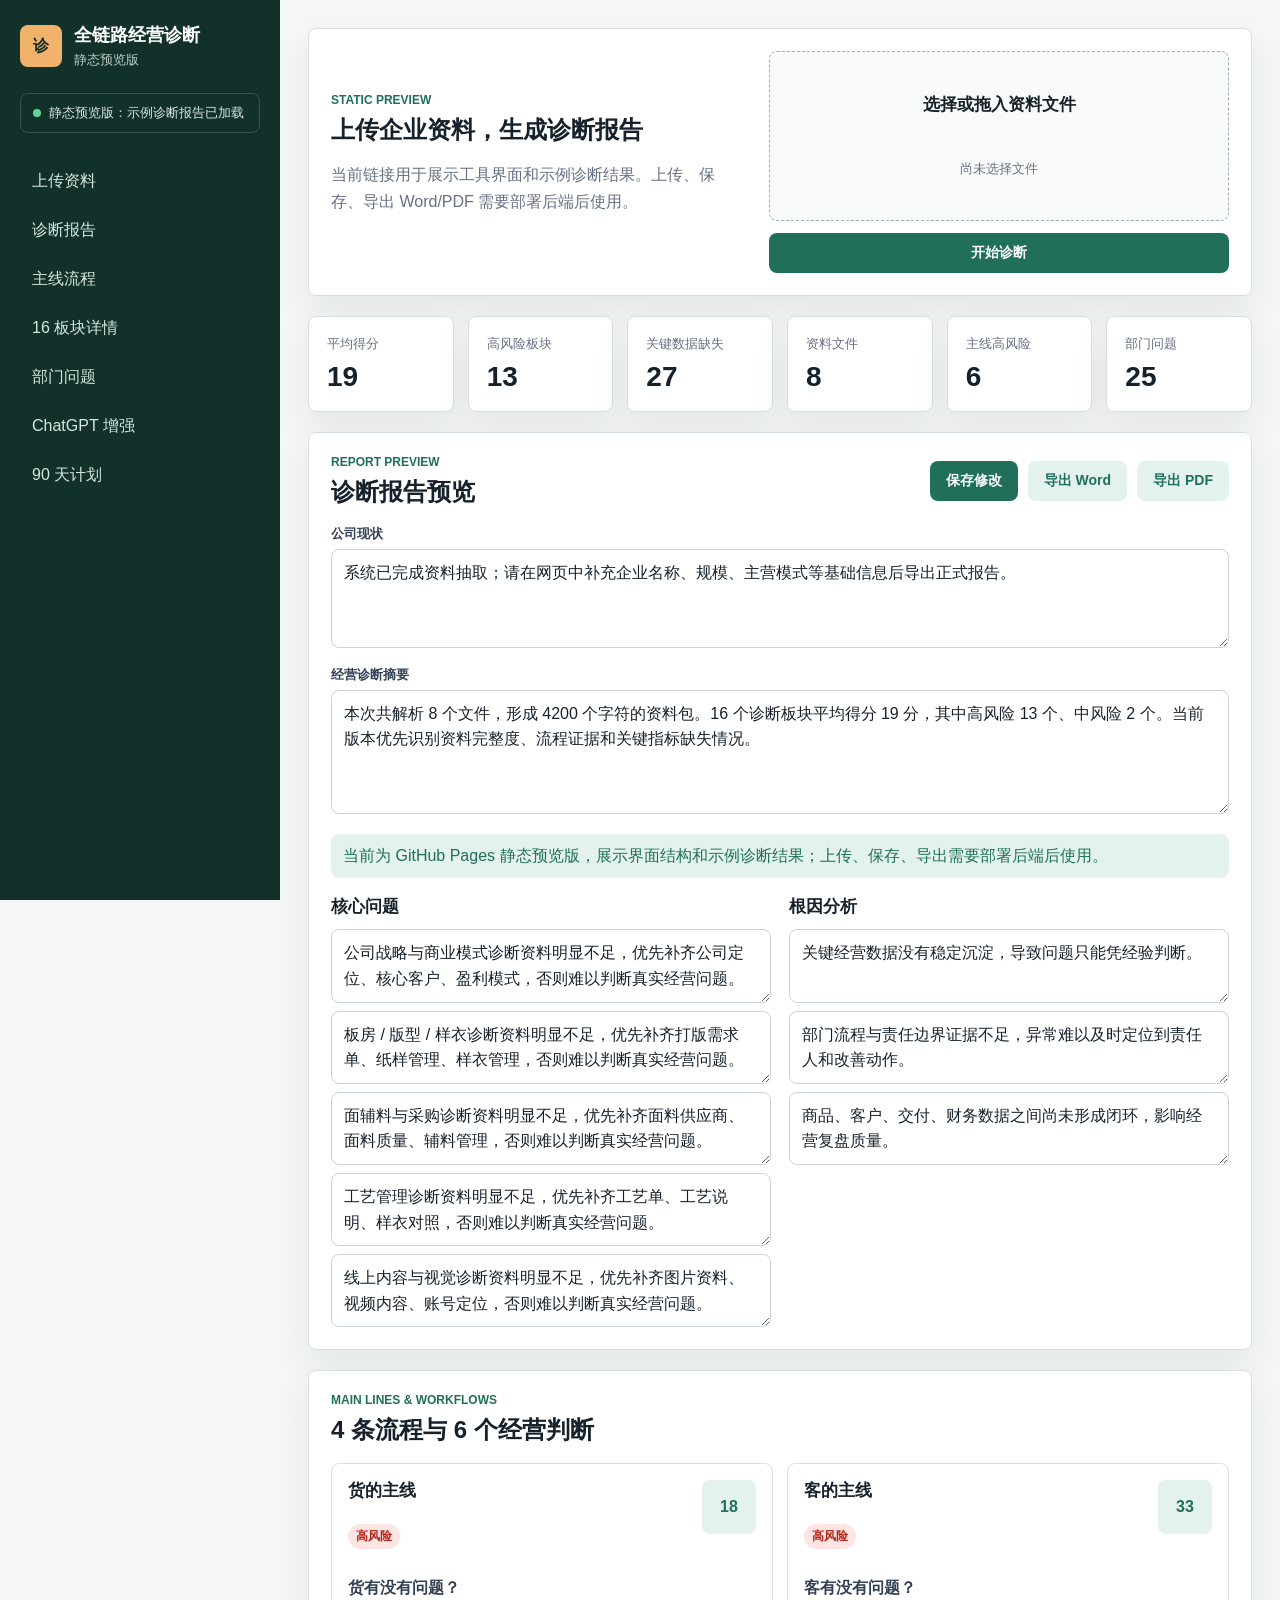
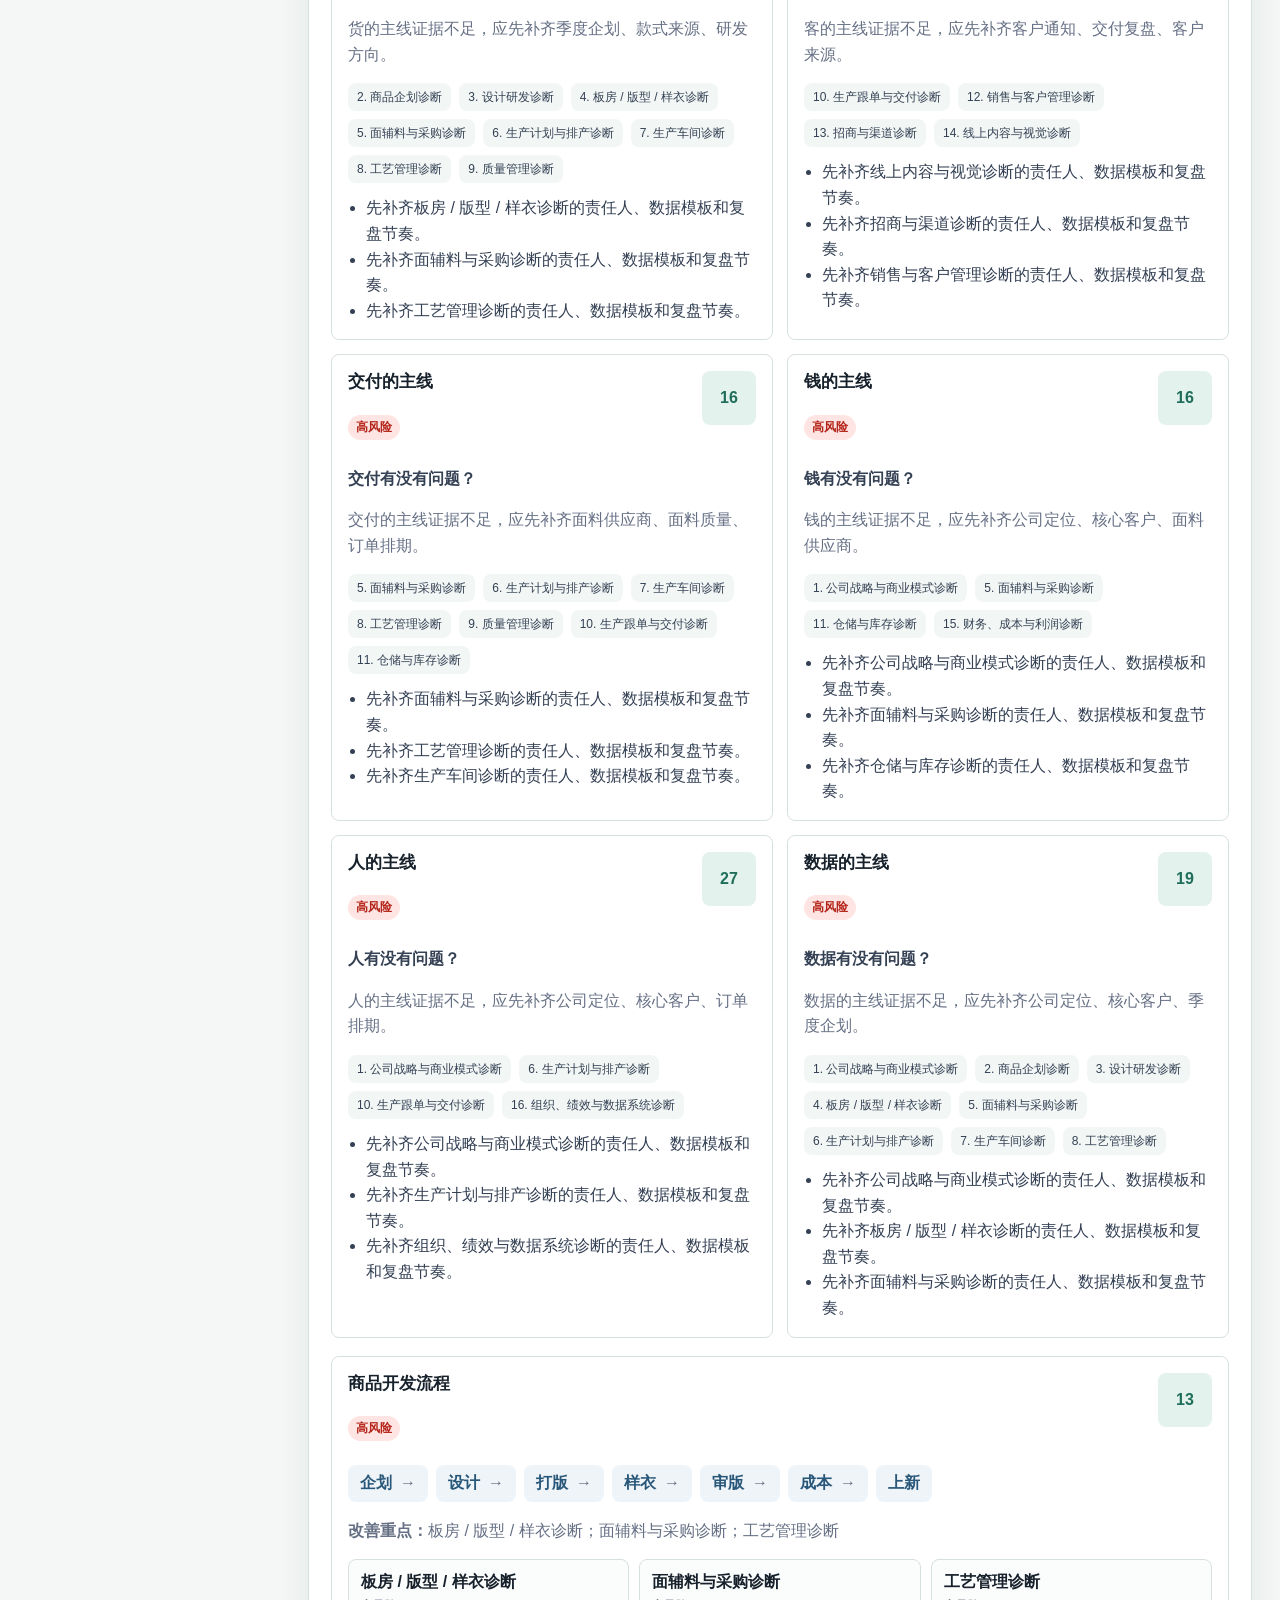
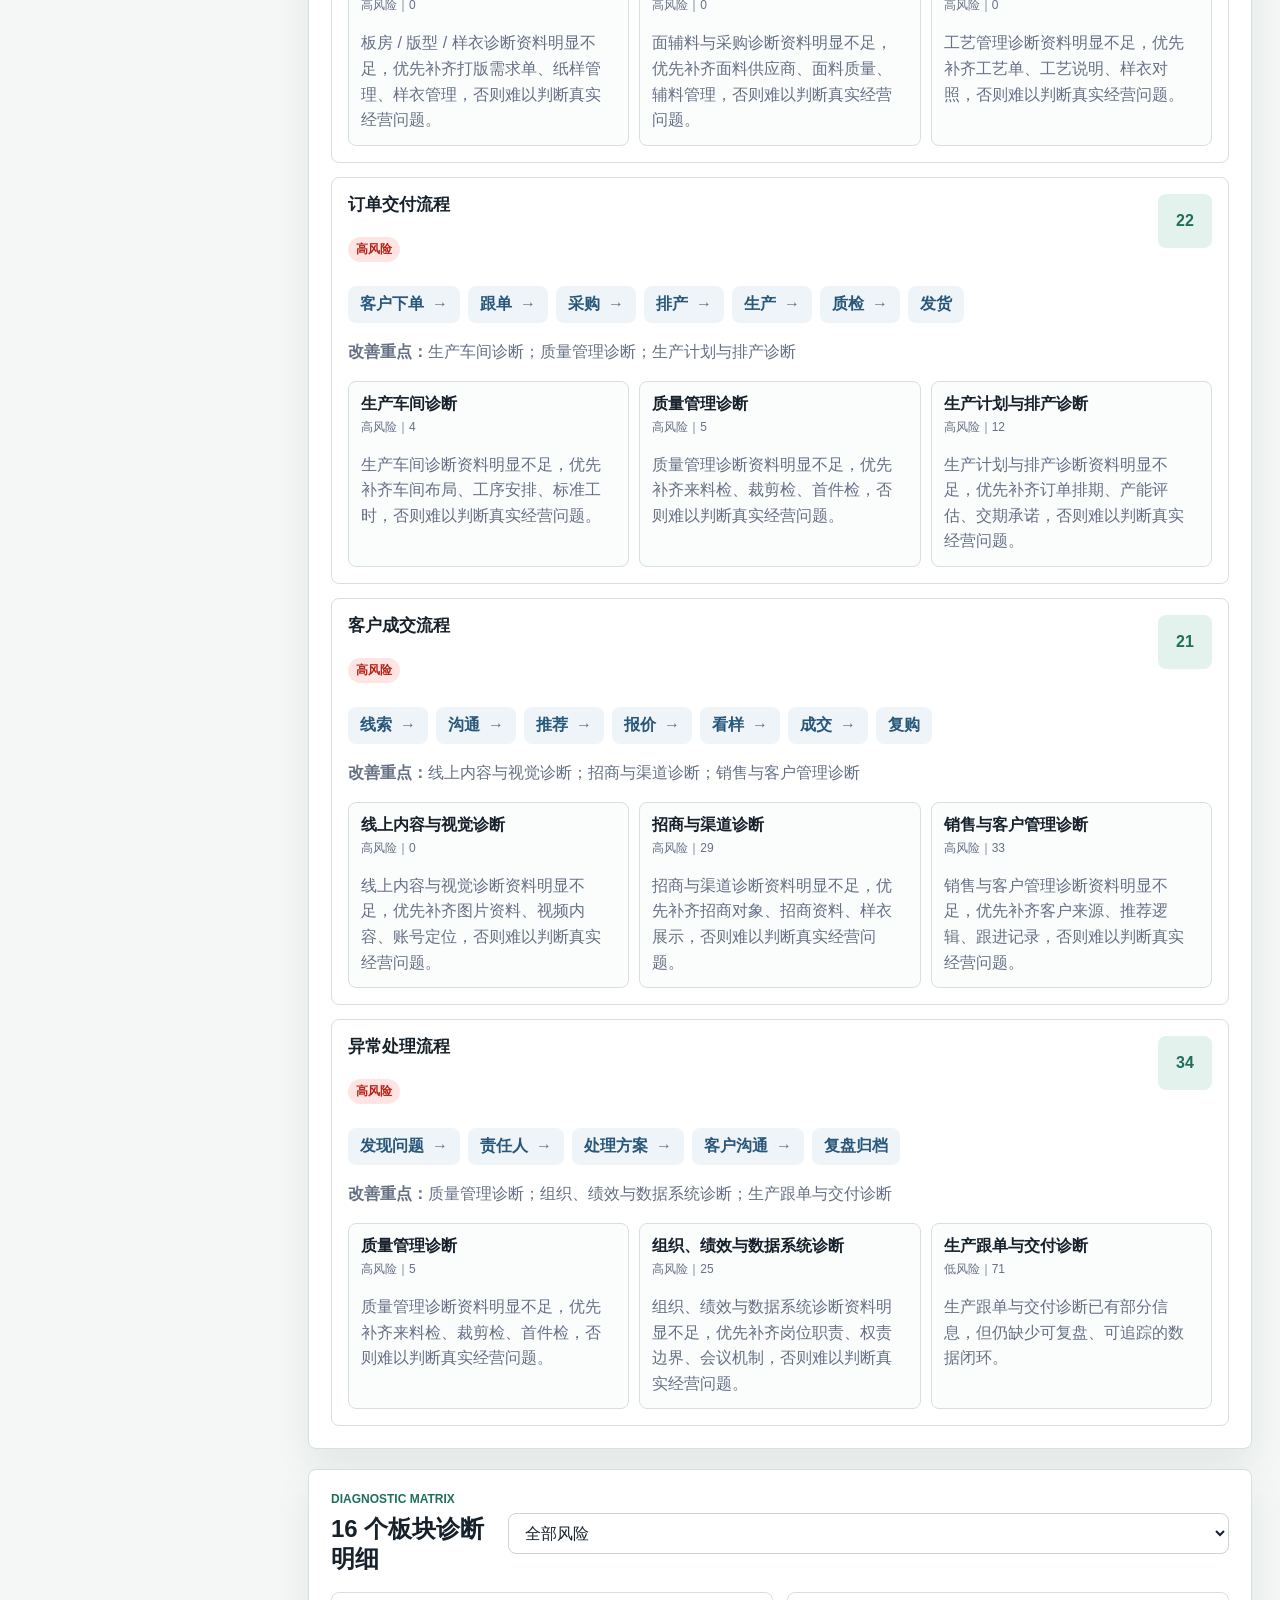
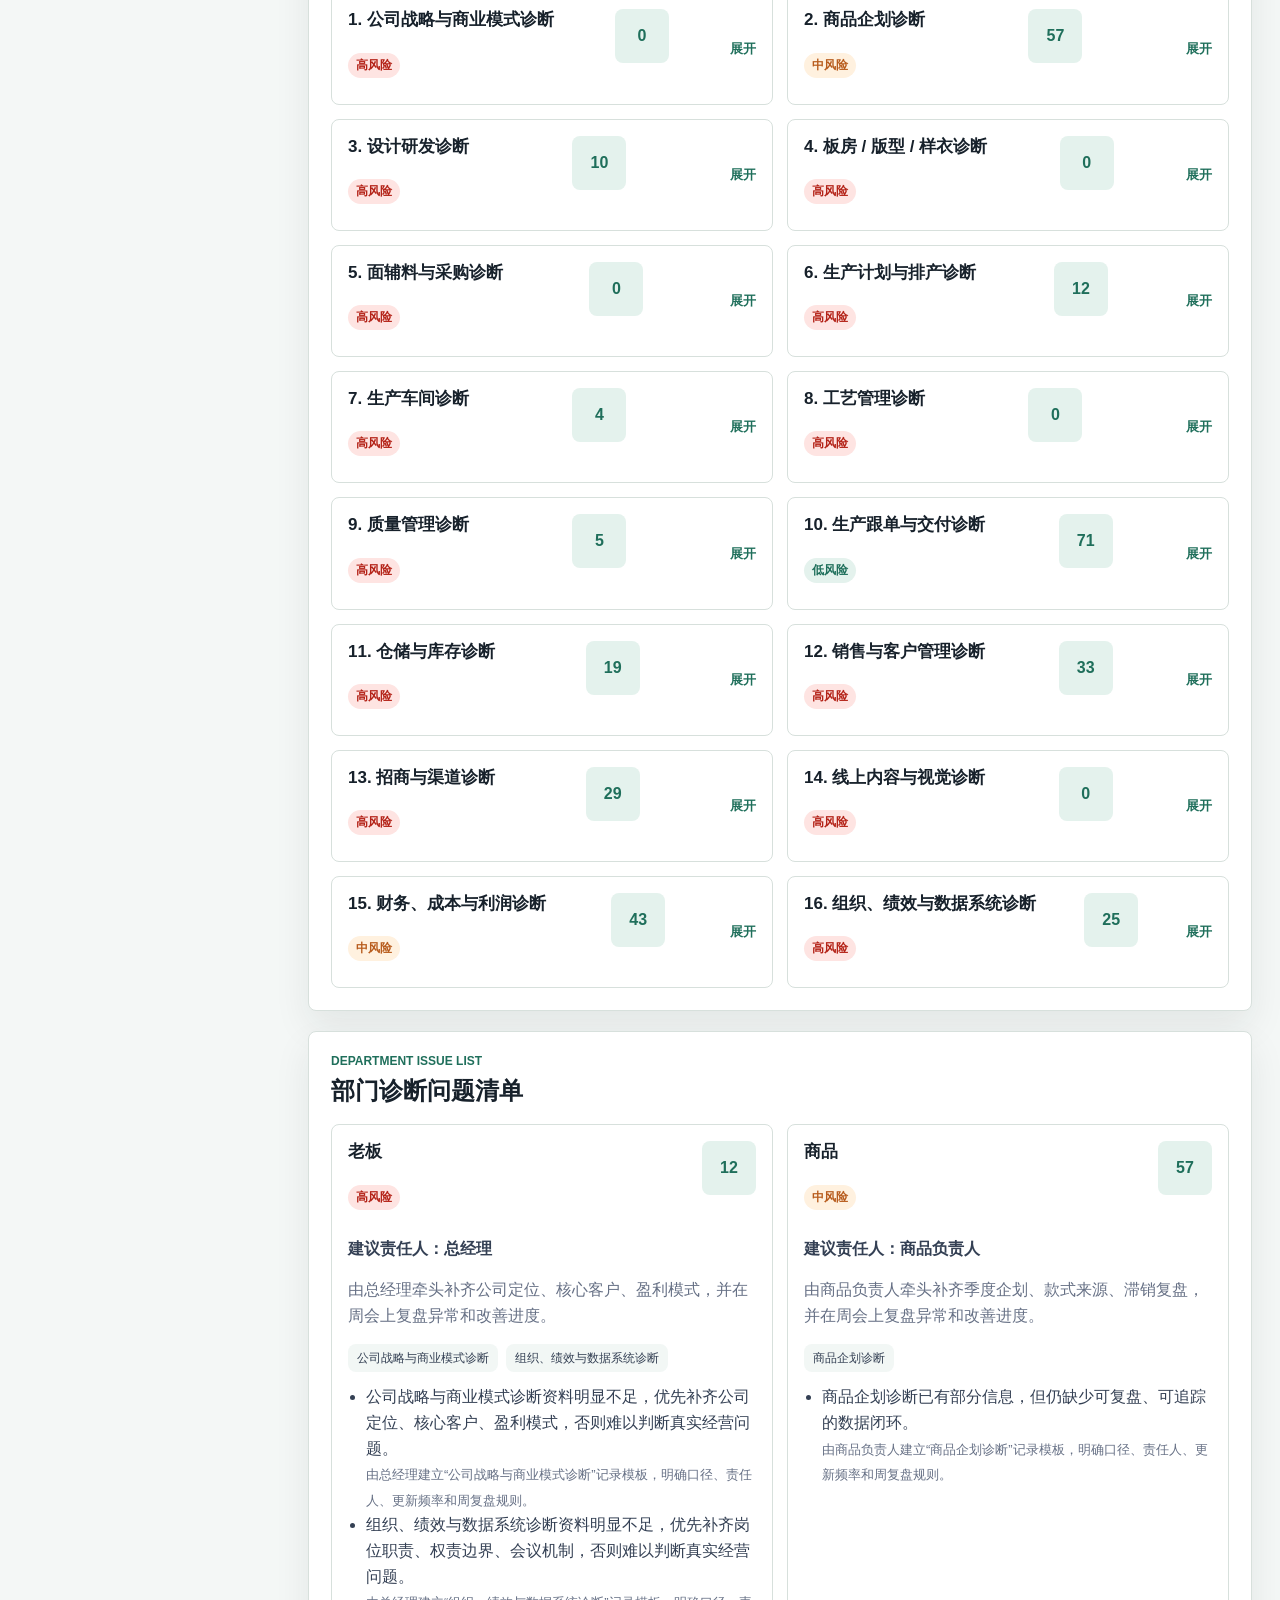
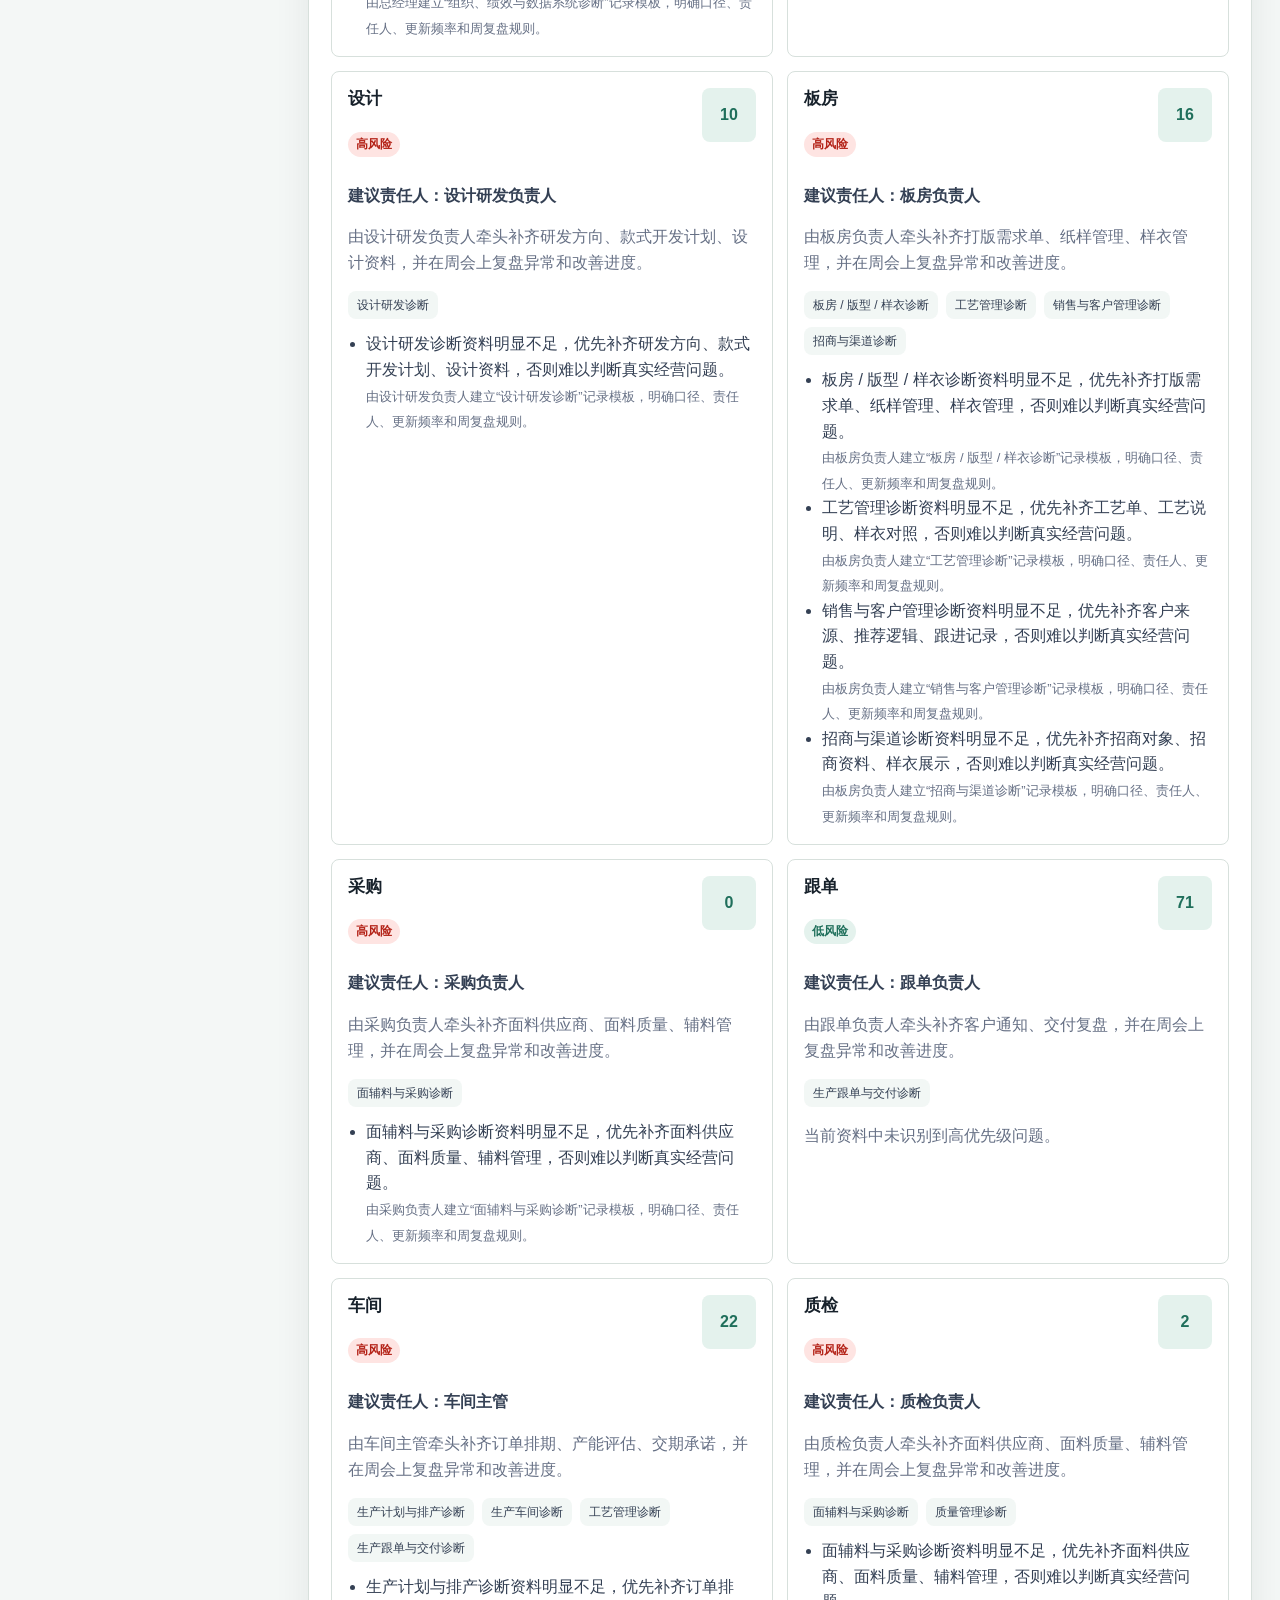
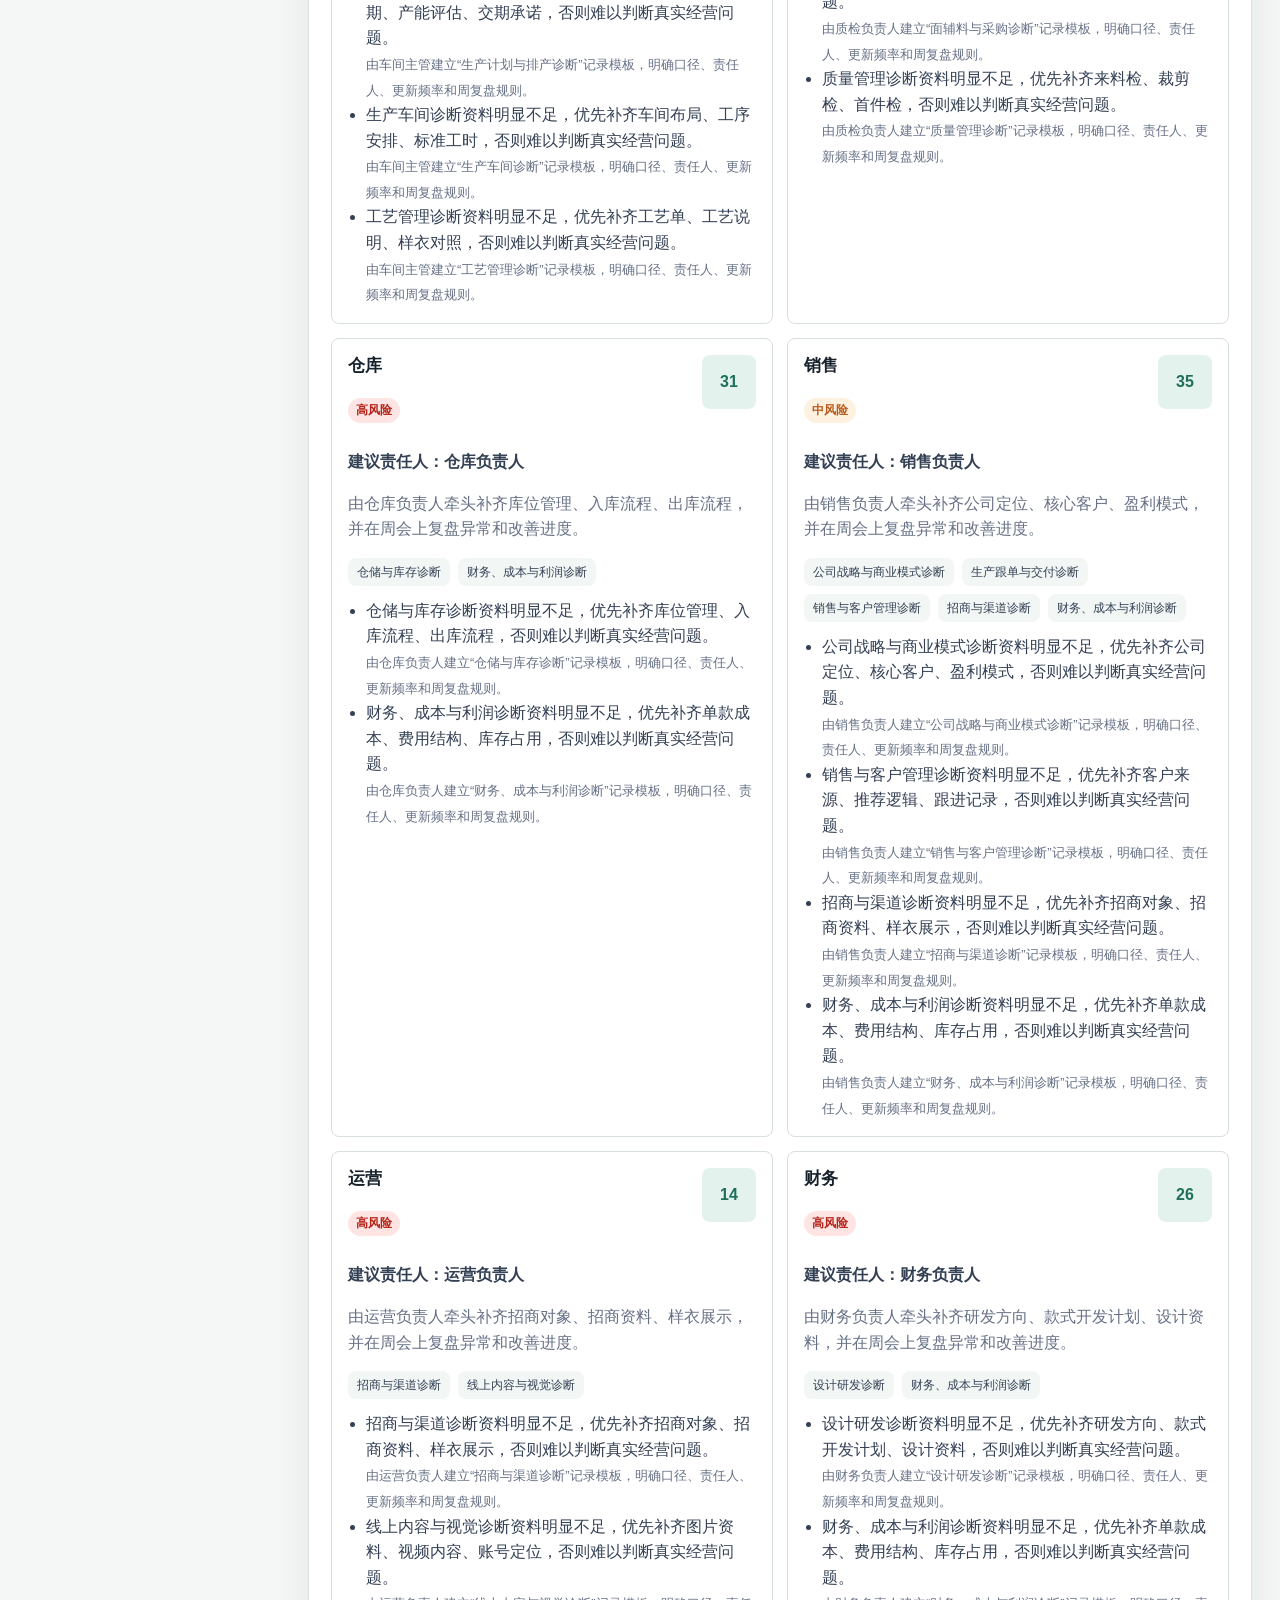
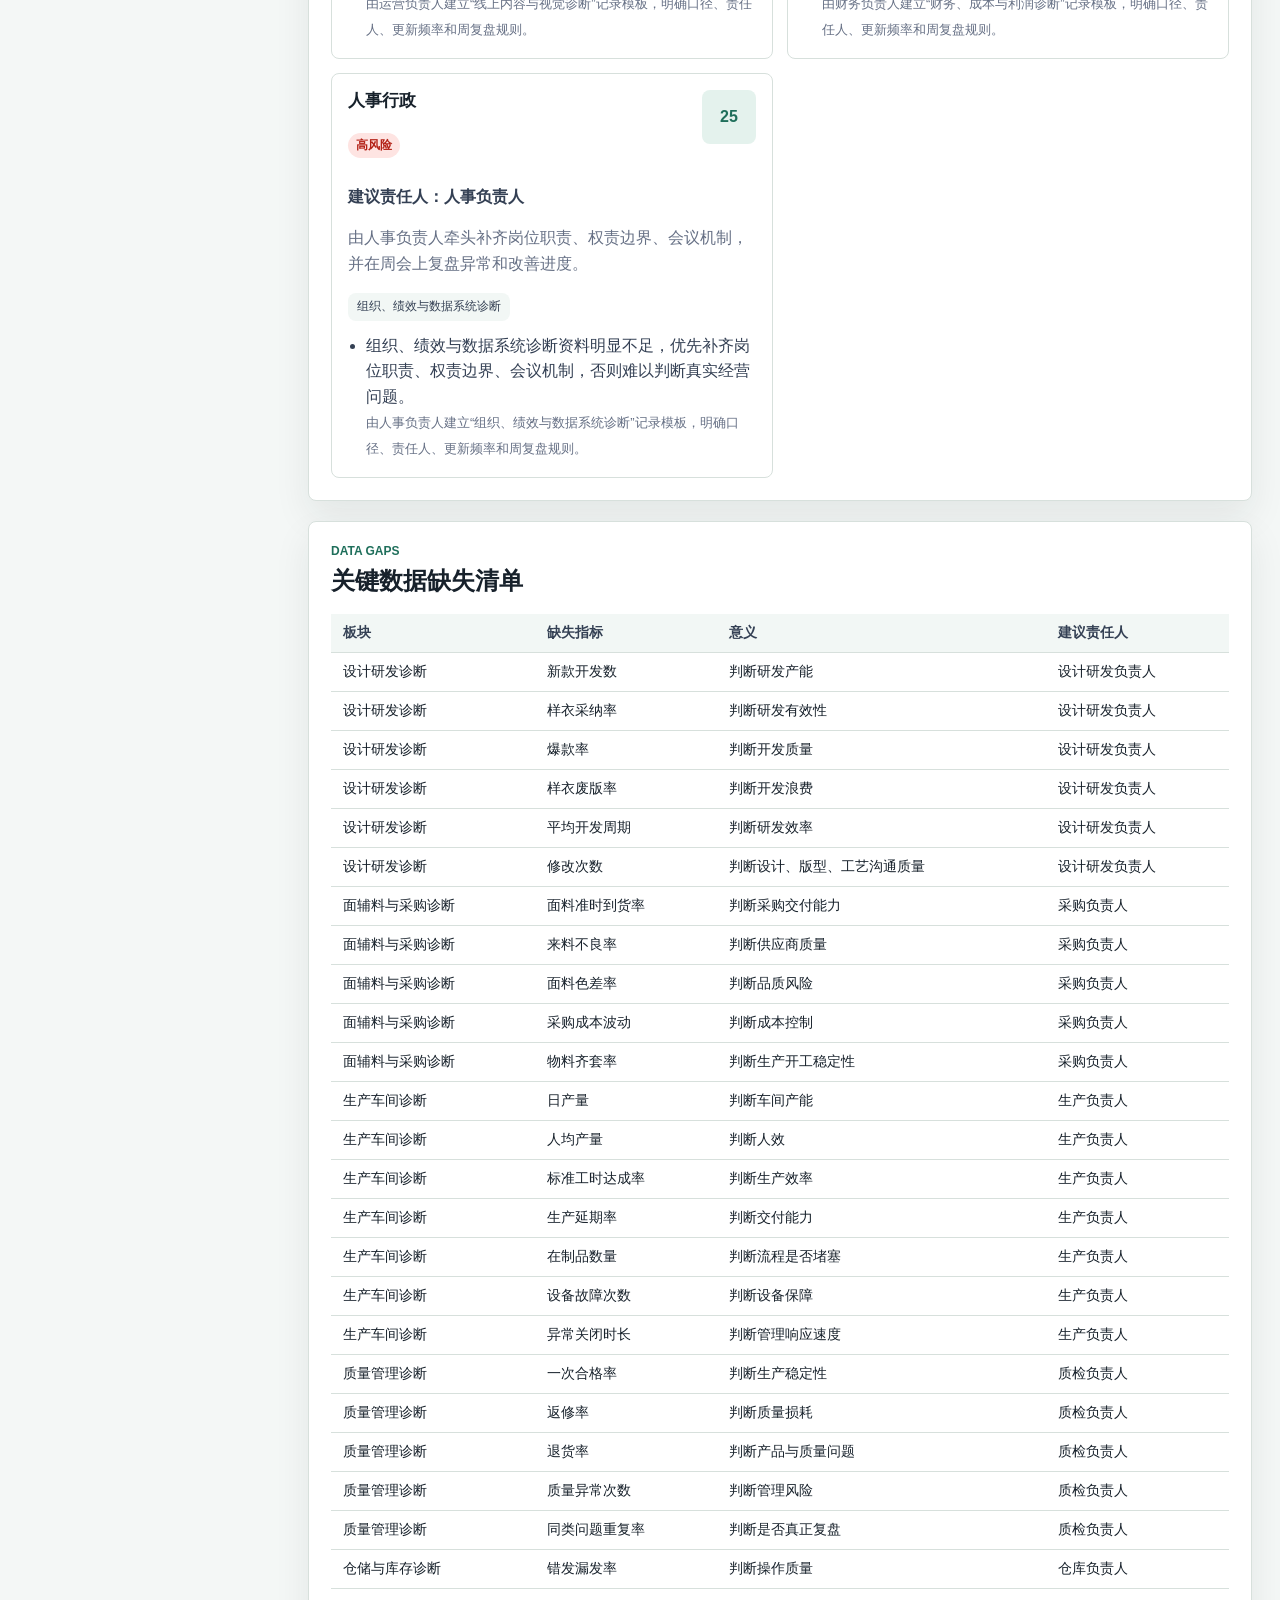
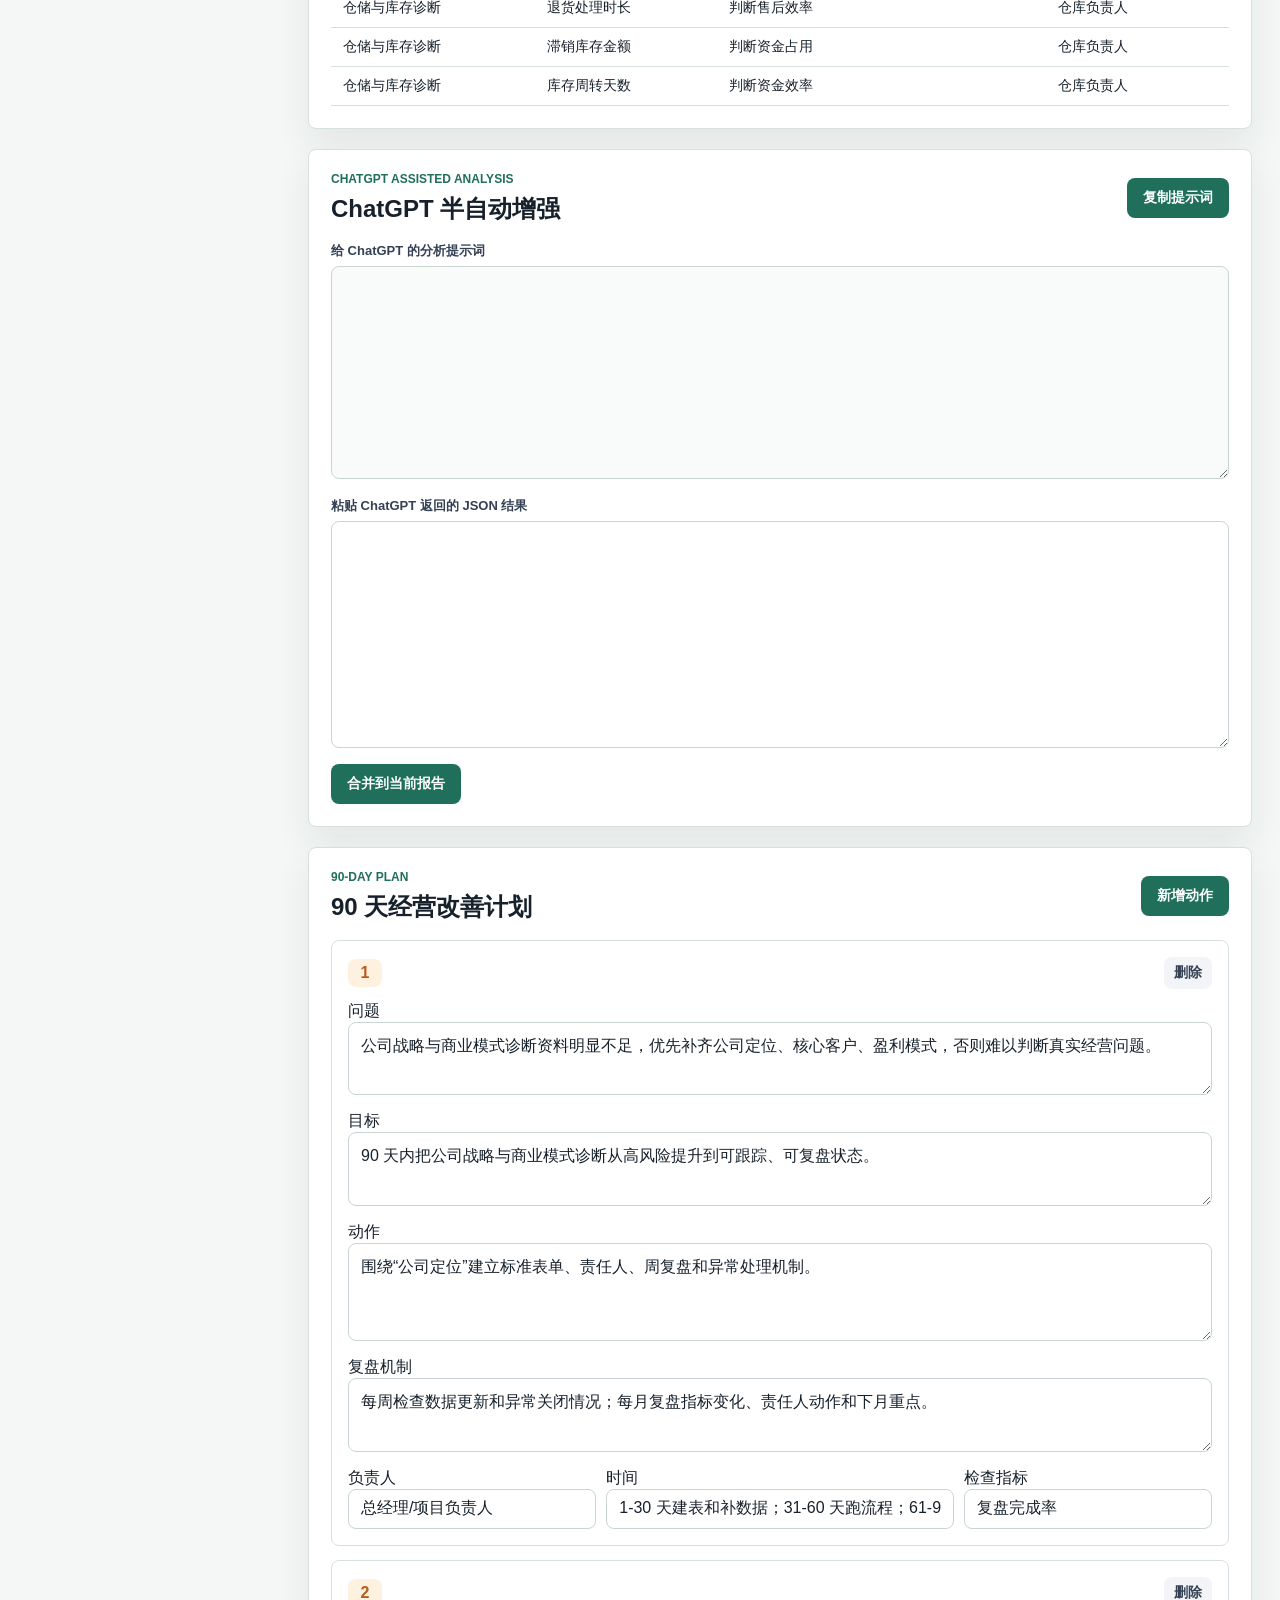
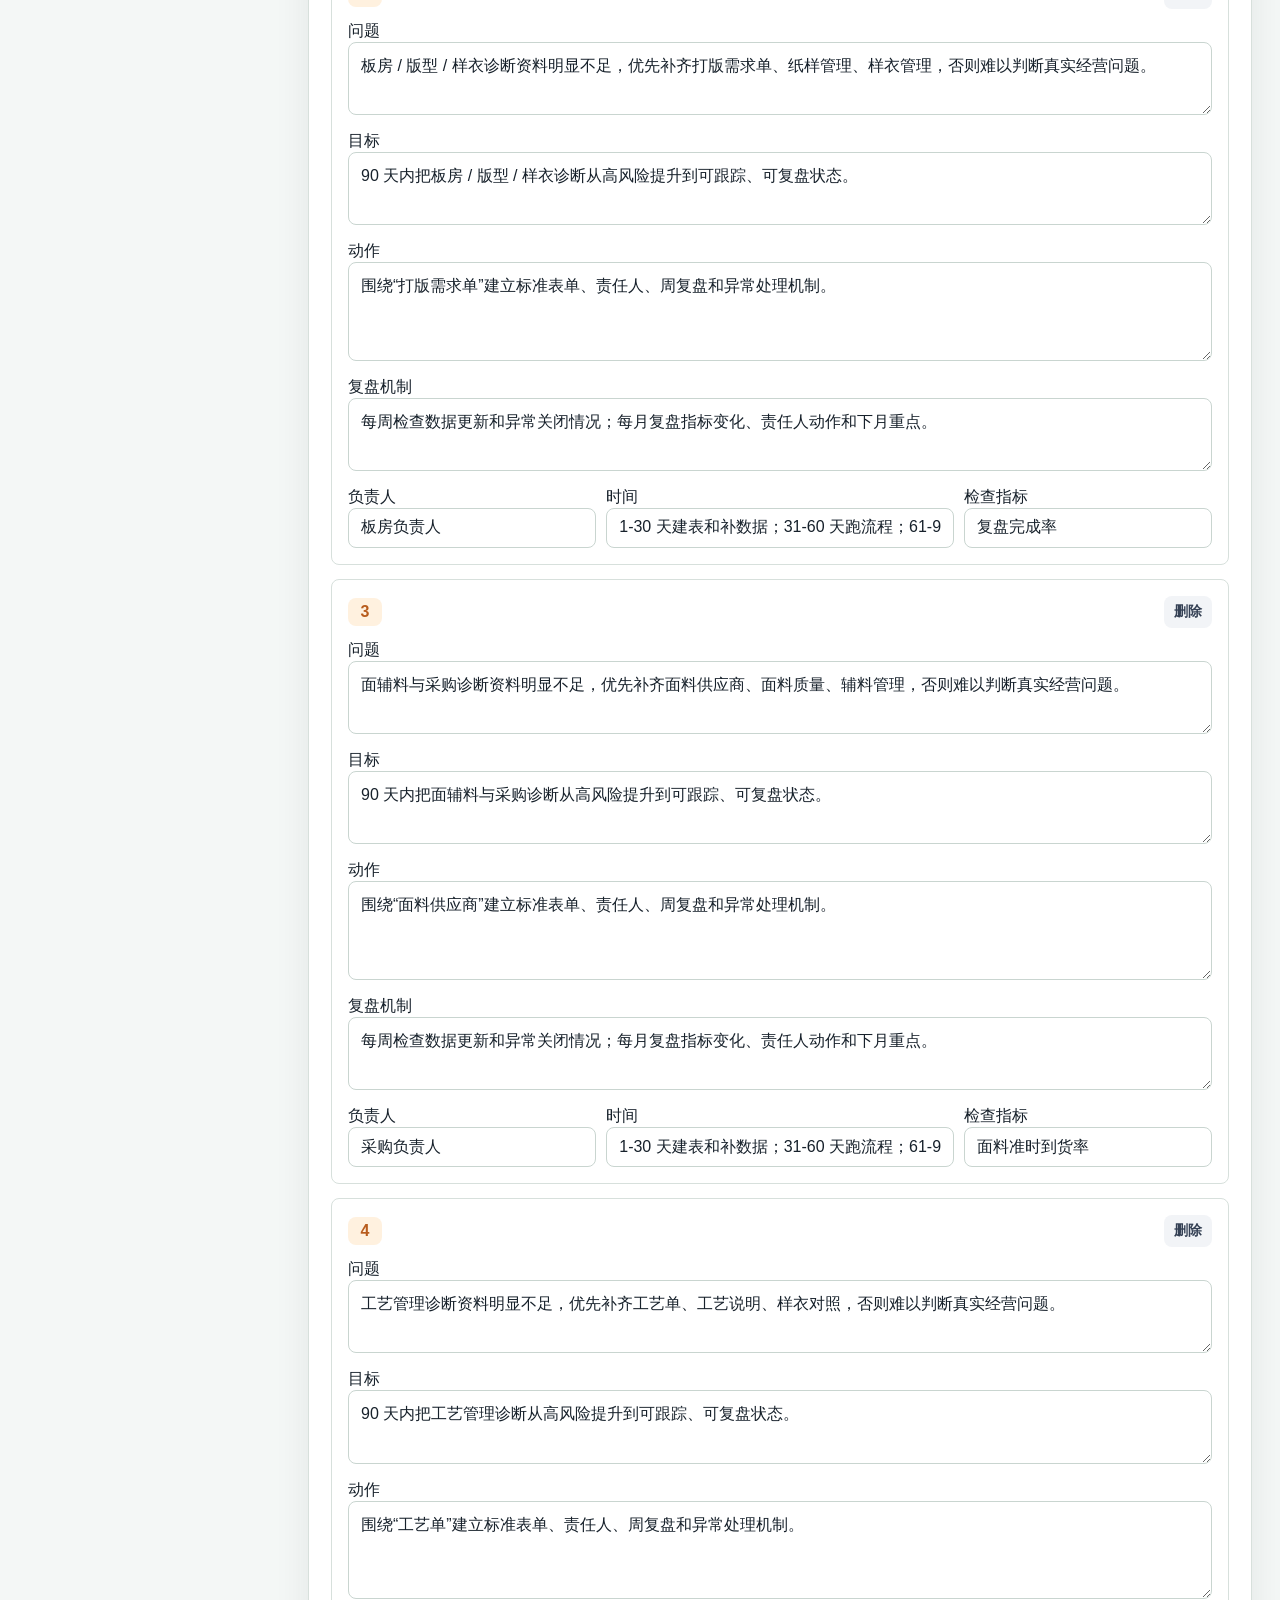
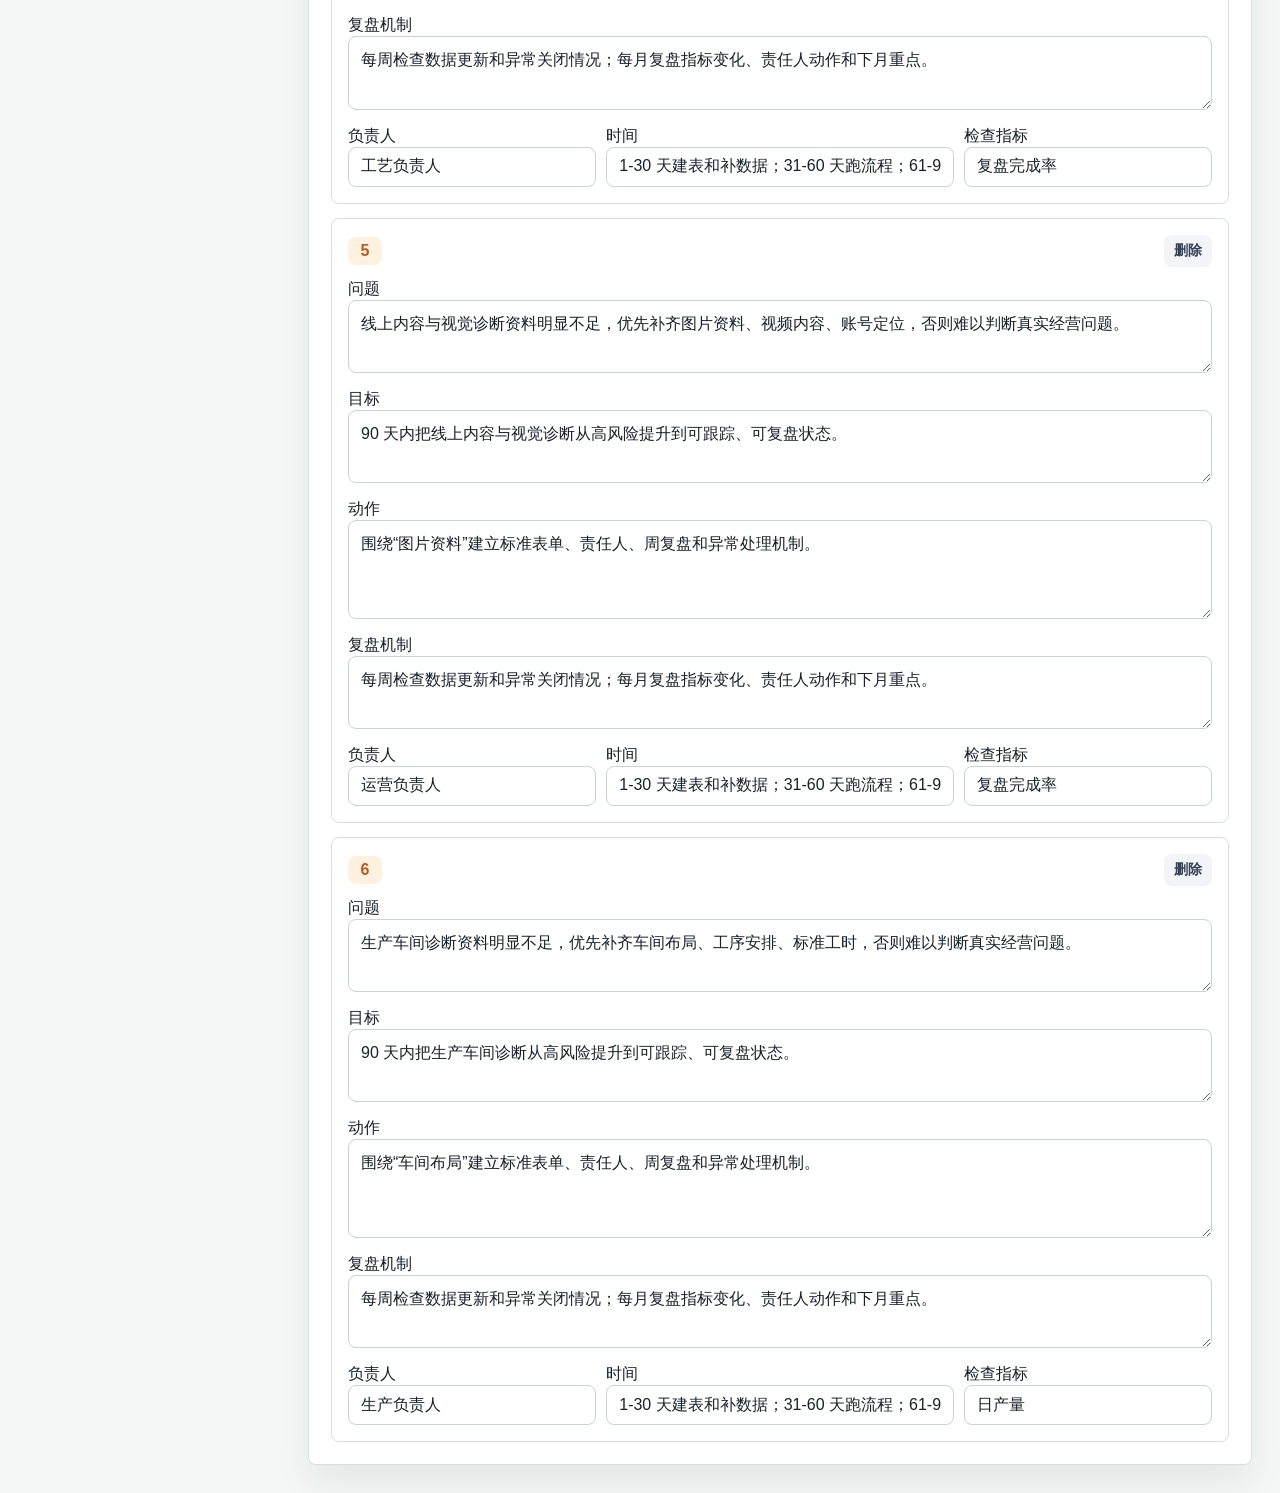
<file: modules/01-enterprise-diagnosis/preview/index.html>
<!doctype html>
<html lang="zh-CN">
  <head>
    <meta charset="utf-8" />
    <meta name="viewport" content="width=device-width, initial-scale=1" />
    <title>服装企业全链路经营诊断｜静态预览</title>
    <link rel="stylesheet" href="styles.css" />
  </head>
  <body>
    <div class="app-shell">
      <aside class="side">
        <div class="brand">
          <div class="brand-mark">诊</div>
          <div>
            <h1>全链路经营诊断</h1>
            <p>静态预览版</p>
          </div>
        </div>
        <div class="status-box">
          <span id="healthDot" class="dot"></span>
          <span id="healthText">正在检查诊断知识库</span>
        </div>
        <nav>
          <a href="#upload">上传资料</a>
          <a href="#report">诊断报告</a>
          <a href="#flows">主线流程</a>
          <a href="#sections">16 板块详情</a>
          <a href="#departments">部门问题</a>
          <a href="#aiAssist">ChatGPT 增强</a>
          <a href="#plan">90 天计划</a>
        </nav>
      </aside>

      <main>
        <section id="upload" class="panel upload-panel">
          <div>
            <p class="eyebrow">Static Preview</p>
            <h2>上传企业资料，生成诊断报告</h2>
            <p class="muted">当前链接用于展示工具界面和示例诊断结果。上传、保存、导出 Word/PDF 需要部署后端后使用。</p>
          </div>
          <form id="uploadForm" class="upload-form">
            <label class="drop-zone" for="files">
              <input id="files" name="files" type="file" multiple accept=".docx,.xlsx,.xlsm,.pdf,.png,.jpg,.jpeg,.webp,.bmp,.csv,.txt,.md" />
              <span class="drop-title">选择或拖入资料文件</span>
              <span id="fileList" class="drop-sub">尚未选择文件</span>
            </label>
            <button id="analyzeBtn" type="submit">开始诊断</button>
          </form>
          <div id="progress" class="progress hidden">
            <div class="bar"><span></span></div>
            <p>正在抽取资料、匹配 16 个诊断板块并生成改善计划。</p>
          </div>
        </section>

        <section id="summary" class="summary-grid hidden">
          <article class="metric-card">
            <span>平均得分</span>
            <strong id="avgScore">-</strong>
          </article>
          <article class="metric-card">
            <span>高风险板块</span>
            <strong id="highRisk">-</strong>
          </article>
          <article class="metric-card">
            <span>关键数据缺失</span>
            <strong id="missingCount">-</strong>
          </article>
          <article class="metric-card">
            <span>资料文件</span>
            <strong id="fileCount">-</strong>
          </article>
          <article class="metric-card">
            <span>主线高风险</span>
            <strong id="mainLineRisk">-</strong>
          </article>
          <article class="metric-card">
            <span>部门问题</span>
            <strong id="departmentIssueCount">-</strong>
          </article>
        </section>

        <section id="report" class="panel hidden">
          <div class="section-head">
            <div>
              <p class="eyebrow">Report Preview</p>
              <h2>诊断报告预览</h2>
            </div>
            <div class="actions">
              <button id="saveBtn" type="button">保存修改</button>
              <a id="docxLink" class="button secondary" href="#">导出 Word</a>
              <a id="pdfLink" class="button secondary" href="#">导出 PDF</a>
            </div>
          </div>
          <label class="field-label" for="companySnapshot">公司现状</label>
          <textarea id="companySnapshot" rows="3"></textarea>
          <label class="field-label" for="executiveSummary">经营诊断摘要</label>
          <textarea id="executiveSummary" rows="4"></textarea>
          <p id="aiStatus" class="ai-status"></p>
          <div class="two-col">
            <div>
              <h3>核心问题</h3>
              <div id="coreFindings" class="editable-list"></div>
            </div>
            <div>
              <h3>根因分析</h3>
              <div id="rootCauses" class="editable-list"></div>
            </div>
          </div>
        </section>

        <section id="flows" class="panel hidden">
          <div class="section-head">
            <div>
              <p class="eyebrow">Main Lines & Workflows</p>
              <h2>4 条流程与 6 个经营判断</h2>
            </div>
          </div>
          <div id="mainLineCards" class="main-line-grid"></div>
          <div id="flowCards" class="flow-list"></div>
        </section>

        <section id="sections" class="panel hidden">
          <div class="section-head">
            <div>
              <p class="eyebrow">Diagnostic Matrix</p>
              <h2>16 个板块诊断明细</h2>
            </div>
            <select id="riskFilter">
              <option value="all">全部风险</option>
              <option value="high">高风险</option>
              <option value="medium">中风险</option>
              <option value="low">低风险</option>
            </select>
          </div>
          <div id="sectionCards" class="section-cards"></div>
        </section>

        <section id="departments" class="panel hidden">
          <div class="section-head">
            <div>
              <p class="eyebrow">Department Issue List</p>
              <h2>部门诊断问题清单</h2>
            </div>
          </div>
          <div id="departmentCards" class="department-grid"></div>
        </section>

        <section id="missing" class="panel hidden">
          <div class="section-head">
            <div>
              <p class="eyebrow">Data Gaps</p>
              <h2>关键数据缺失清单</h2>
            </div>
          </div>
          <div class="table-wrap">
            <table>
              <thead>
                <tr><th>板块</th><th>缺失指标</th><th>意义</th><th>建议责任人</th></tr>
              </thead>
              <tbody id="missingRows"></tbody>
            </table>
          </div>
        </section>

        <section id="aiAssist" class="panel hidden">
          <div class="section-head">
            <div>
              <p class="eyebrow">ChatGPT Assisted Analysis</p>
              <h2>ChatGPT 半自动增强</h2>
            </div>
            <button id="copyPromptBtn" type="button">复制提示词</button>
          </div>
          <label class="field-label" for="manualPrompt">给 ChatGPT 的分析提示词</label>
          <textarea id="manualPrompt" rows="10" readonly></textarea>
          <label class="field-label" for="manualResponse">粘贴 ChatGPT 返回的 JSON 结果</label>
          <textarea id="manualResponse" rows="8"></textarea>
          <div class="actions ai-actions">
            <button id="mergeAiBtn" type="button">合并到当前报告</button>
            <span id="mergeStatus" class="muted"></span>
          </div>
        </section>

        <section id="plan" class="panel hidden">
          <div class="section-head">
            <div>
              <p class="eyebrow">90-Day Plan</p>
              <h2>90 天经营改善计划</h2>
            </div>
            <button id="addPlanBtn" type="button">新增动作</button>
          </div>
          <div id="planList" class="plan-list"></div>
        </section>
      </main>
    </div>

    <template id="listItemTemplate">
      <textarea rows="2"></textarea>
    </template>
    <template id="planTemplate">
      <article class="plan-card">
        <div class="plan-top">
          <span class="priority"></span>
          <button type="button" class="remove-plan">删除</button>
        </div>
        <label>问题<textarea data-key="problem" rows="2"></textarea></label>
        <label>目标<textarea data-key="goal" rows="2"></textarea></label>
          <label>动作<textarea data-key="action" rows="3"></textarea></label>
        <label>复盘机制<textarea data-key="review_mechanism" rows="2"></textarea></label>
        <div class="plan-grid">
          <label>负责人<input data-key="owner" /></label>
          <label>时间<input data-key="timeframe" /></label>
          <label>检查指标<input data-key="check_metric" /></label>
        </div>
      </article>
    </template>
    <script src="app.js"></script>
  </body>
</html>
</file>
<file: modules/01-enterprise-diagnosis/preview/styles.css>
:root {
  --bg: #f4f7f6;
  --panel: #ffffff;
  --ink: #17212b;
  --muted: #667085;
  --line: #d7e0dc;
  --green: #1f6f5b;
  --green-soft: #e4f2ed;
  --orange: #b85c1d;
  --orange-soft: #fff1df;
  --red: #b42318;
  --red-soft: #fee4e2;
  --blue: #28577a;
  --shadow: 0 16px 36px rgba(23, 33, 43, 0.08);
}

* { box-sizing: border-box; }
body {
  margin: 0;
  font-family: Inter, "PingFang SC", "Microsoft YaHei", Arial, sans-serif;
  color: var(--ink);
  background: var(--bg);
}

.app-shell {
  min-height: 100vh;
  display: grid;
  grid-template-columns: 280px minmax(0, 1fr);
}

.side {
  position: sticky;
  top: 0;
  height: 100vh;
  padding: 24px 20px;
  background: #12312b;
  color: #fff;
}

.brand {
  display: flex;
  gap: 12px;
  align-items: center;
  margin-bottom: 24px;
}

.brand-mark {
  width: 42px;
  height: 42px;
  display: grid;
  place-items: center;
  border-radius: 8px;
  background: #f1b36b;
  color: #132b26;
  font-weight: 800;
}

.brand h1 {
  margin: 0;
  font-size: 18px;
  line-height: 1.25;
}

.brand p {
  margin: 4px 0 0;
  color: #bad0c8;
  font-size: 13px;
}

.status-box {
  display: flex;
  gap: 8px;
  align-items: center;
  padding: 10px 12px;
  border: 1px solid rgba(255,255,255,.16);
  border-radius: 8px;
  color: #d8e6e1;
  font-size: 13px;
}

.dot {
  width: 8px;
  height: 8px;
  border-radius: 50%;
  background: #f1b36b;
}
.dot.ok { background: #65d49a; }
.dot.err { background: #ff8a7a; }

nav {
  display: grid;
  gap: 8px;
  margin-top: 28px;
}
nav a {
  color: #d8e6e1;
  text-decoration: none;
  padding: 10px 12px;
  border-radius: 8px;
}
nav a:hover { background: rgba(255,255,255,.1); }

main {
  padding: 28px;
  display: grid;
  gap: 20px;
  align-content: start;
}

.panel, .metric-card {
  background: var(--panel);
  border: 1px solid var(--line);
  border-radius: 8px;
  box-shadow: var(--shadow);
}

.panel { padding: 22px; }
.upload-panel {
  display: grid;
  grid-template-columns: minmax(260px, 1fr) minmax(320px, 460px);
  gap: 24px;
  align-items: center;
}

.eyebrow {
  margin: 0 0 8px;
  color: var(--green);
  font-weight: 700;
  font-size: 12px;
  letter-spacing: 0;
  text-transform: uppercase;
}

h2, h3 { margin: 0; line-height: 1.25; }
h2 { font-size: 24px; }
h3 { font-size: 17px; margin-bottom: 12px; }
.muted { color: var(--muted); line-height: 1.7; }

.upload-form { display: grid; gap: 12px; }
.drop-zone {
  min-height: 170px;
  border: 1.5px dashed #9db3aa;
  border-radius: 8px;
  background: #f8fbfa;
  display: grid;
  place-items: center;
  text-align: center;
  padding: 24px;
  cursor: pointer;
}
.drop-zone input { display: none; }
.drop-title { display: block; font-weight: 800; font-size: 17px; }
.drop-sub { display: block; margin-top: 8px; color: var(--muted); font-size: 13px; line-height: 1.5; }

button, .button {
  appearance: none;
  border: 0;
  border-radius: 8px;
  background: var(--green);
  color: #fff;
  padding: 11px 16px;
  font-weight: 750;
  font-size: 14px;
  cursor: pointer;
  text-decoration: none;
  text-align: center;
}
button:disabled { opacity: .55; cursor: not-allowed; }
.button.secondary, button.secondary {
  background: var(--green-soft);
  color: var(--green);
}

.progress { grid-column: 1 / -1; }
.bar {
  height: 8px;
  border-radius: 99px;
  background: #edf2f0;
  overflow: hidden;
}
.bar span {
  display: block;
  width: 42%;
  height: 100%;
  background: var(--green);
  animation: loading 1.2s infinite alternate;
}
@keyframes loading { from { transform: translateX(-35%); } to { transform: translateX(160%); } }

.summary-grid {
  display: grid;
  grid-template-columns: repeat(6, minmax(0, 1fr));
  gap: 14px;
}
.metric-card { padding: 18px; }
.metric-card span { display: block; color: var(--muted); font-size: 13px; }
.metric-card strong { display: block; margin-top: 8px; font-size: 28px; }

.section-head {
  display: flex;
  justify-content: space-between;
  gap: 16px;
  align-items: center;
  margin-bottom: 18px;
}
.actions { display: flex; gap: 10px; flex-wrap: wrap; }

.field-label {
  display: block;
  margin: 14px 0 6px;
  color: #344054;
  font-weight: 700;
  font-size: 13px;
}
textarea, input, select {
  width: 100%;
  border: 1px solid #c9d5d0;
  border-radius: 8px;
  padding: 10px 12px;
  font: inherit;
  color: var(--ink);
  background: #fff;
}
textarea { resize: vertical; line-height: 1.6; }
.ai-status {
  padding: 10px 12px;
  background: var(--green-soft);
  color: var(--green);
  border-radius: 8px;
  line-height: 1.5;
}

.two-col {
  display: grid;
  grid-template-columns: repeat(2, minmax(0, 1fr));
  gap: 18px;
  margin-top: 18px;
}
.editable-list { display: grid; gap: 8px; }

.main-line-grid,
.department-grid,
.section-cards {
  display: grid;
  grid-template-columns: repeat(2, minmax(0, 1fr));
  gap: 14px;
}
.main-line-card,
.department-card,
.section-card,
.flow-card {
  border: 1px solid var(--line);
  border-radius: 8px;
  padding: 16px;
  background: #fff;
}
.main-line-card .top,
.department-card .top,
.section-card summary,
.flow-head {
  display: flex;
  justify-content: space-between;
  gap: 12px;
  align-items: flex-start;
}
.section-card summary {
  cursor: pointer;
  list-style: none;
}
.section-card summary::-webkit-details-marker { display: none; }
.section-card summary::after {
  content: "展开";
  color: var(--green);
  font-size: 13px;
  font-weight: 800;
  align-self: center;
}
.section-card[open] summary::after { content: "收起"; }
.section-meta,
.tag-row {
  display: flex;
  flex-wrap: wrap;
  gap: 8px;
  margin: 12px 0;
}
.section-meta span,
.tag-row span {
  display: inline-flex;
  align-items: center;
  min-height: 28px;
  padding: 5px 9px;
  border-radius: 8px;
  background: #f2f7f5;
  color: #344054;
  font-size: 12px;
  line-height: 1.35;
}
.score {
  min-width: 54px;
  height: 54px;
  border-radius: 8px;
  display: grid;
  place-items: center;
  font-weight: 850;
  background: var(--green-soft);
  color: var(--green);
}
.risk {
  display: inline-block;
  margin: 10px 0;
  padding: 4px 8px;
  border-radius: 999px;
  font-size: 12px;
  font-weight: 800;
}
.risk.high { background: var(--red-soft); color: var(--red); }
.risk.medium { background: var(--orange-soft); color: var(--orange); }
.risk.low { background: var(--green-soft); color: var(--green); }
.main-line-card p,
.department-card p,
.section-card p,
.flow-card p { color: var(--muted); line-height: 1.6; }
.question,
.owner-line {
  color: #344054 !important;
  font-weight: 750;
}
.focus-text {
  padding: 10px 12px;
  border-left: 3px solid var(--orange);
  background: var(--orange-soft);
  color: #513016 !important;
}
.mini-list { margin: 10px 0 0; padding-left: 18px; color: #344054; line-height: 1.6; }
.mini-list span { color: var(--muted); font-size: 13px; }

.flow-list {
  display: grid;
  gap: 14px;
  margin-top: 18px;
}
.flow-steps {
  display: flex;
  flex-wrap: wrap;
  gap: 8px;
  margin: 14px 0;
}
.flow-steps span {
  position: relative;
  padding: 8px 12px;
  border-radius: 8px;
  background: #eef4f8;
  color: var(--blue);
  font-weight: 750;
}
.flow-steps span:not(:last-child)::after {
  content: "→";
  margin-left: 8px;
  color: var(--muted);
}
.weak-points {
  display: grid;
  grid-template-columns: repeat(3, minmax(0, 1fr));
  gap: 10px;
}
.weak-points div {
  padding: 12px;
  border-radius: 8px;
  background: #fbfcfc;
  border: 1px solid var(--line);
}
.weak-points strong,
.weak-points span {
  display: block;
}
.weak-points span {
  margin-top: 4px;
  color: var(--muted);
  font-size: 12px;
}
.weak-points p { margin-bottom: 0; }

.detail-table {
  overflow-x: auto;
  margin-top: 14px;
}
.metric-detail { margin-top: 18px; }
.status {
  display: inline-flex;
  align-items: center;
  min-height: 24px;
  padding: 3px 7px;
  border-radius: 999px;
  font-size: 12px;
  font-weight: 800;
  white-space: nowrap;
}
.status.covered {
  background: var(--green-soft);
  color: var(--green);
}
.status.missing {
  background: var(--red-soft);
  color: var(--red);
}

.table-wrap { overflow-x: auto; }
table {
  width: 100%;
  border-collapse: collapse;
  font-size: 14px;
}
th, td {
  border-bottom: 1px solid var(--line);
  padding: 10px 12px;
  text-align: left;
  vertical-align: top;
}
th {
  background: #f2f7f5;
  color: #344054;
  white-space: nowrap;
}

.plan-list { display: grid; gap: 14px; }
.plan-card {
  border: 1px solid var(--line);
  border-radius: 8px;
  padding: 16px;
  display: grid;
  gap: 12px;
}
.plan-top {
  display: flex;
  justify-content: space-between;
  align-items: center;
}
.priority {
  display: inline-grid;
  place-items: center;
  min-width: 34px;
  height: 28px;
  border-radius: 8px;
  background: var(--orange-soft);
  color: var(--orange);
  font-weight: 850;
}
.remove-plan {
  background: #f2f4f7;
  color: #344054;
  padding: 7px 10px;
}
.plan-grid {
  display: grid;
  grid-template-columns: 1fr 1.4fr 1fr;
  gap: 10px;
}

.ai-actions { margin-top: 12px; align-items: center; }
#manualPrompt {
  background: #f8fbfa;
  font-family: "SFMono-Regular", Menlo, Consolas, monospace;
  font-size: 12px;
}

.hidden { display: none !important; }

@media (max-width: 980px) {
  .app-shell { grid-template-columns: 1fr; }
  .side {
    position: static;
    height: auto;
  }
  nav { grid-template-columns: repeat(4, minmax(0, 1fr)); }
  .upload-panel, .two-col, .section-cards, .main-line-grid, .department-grid, .weak-points { grid-template-columns: 1fr; }
  .summary-grid { grid-template-columns: repeat(2, minmax(0, 1fr)); }
  .plan-grid { grid-template-columns: 1fr; }
}

@media (max-width: 620px) {
  main { padding: 14px; }
  nav { grid-template-columns: 1fr 1fr; }
  .summary-grid { grid-template-columns: 1fr; }
  .section-head { align-items: flex-start; flex-direction: column; }
}
</file>
